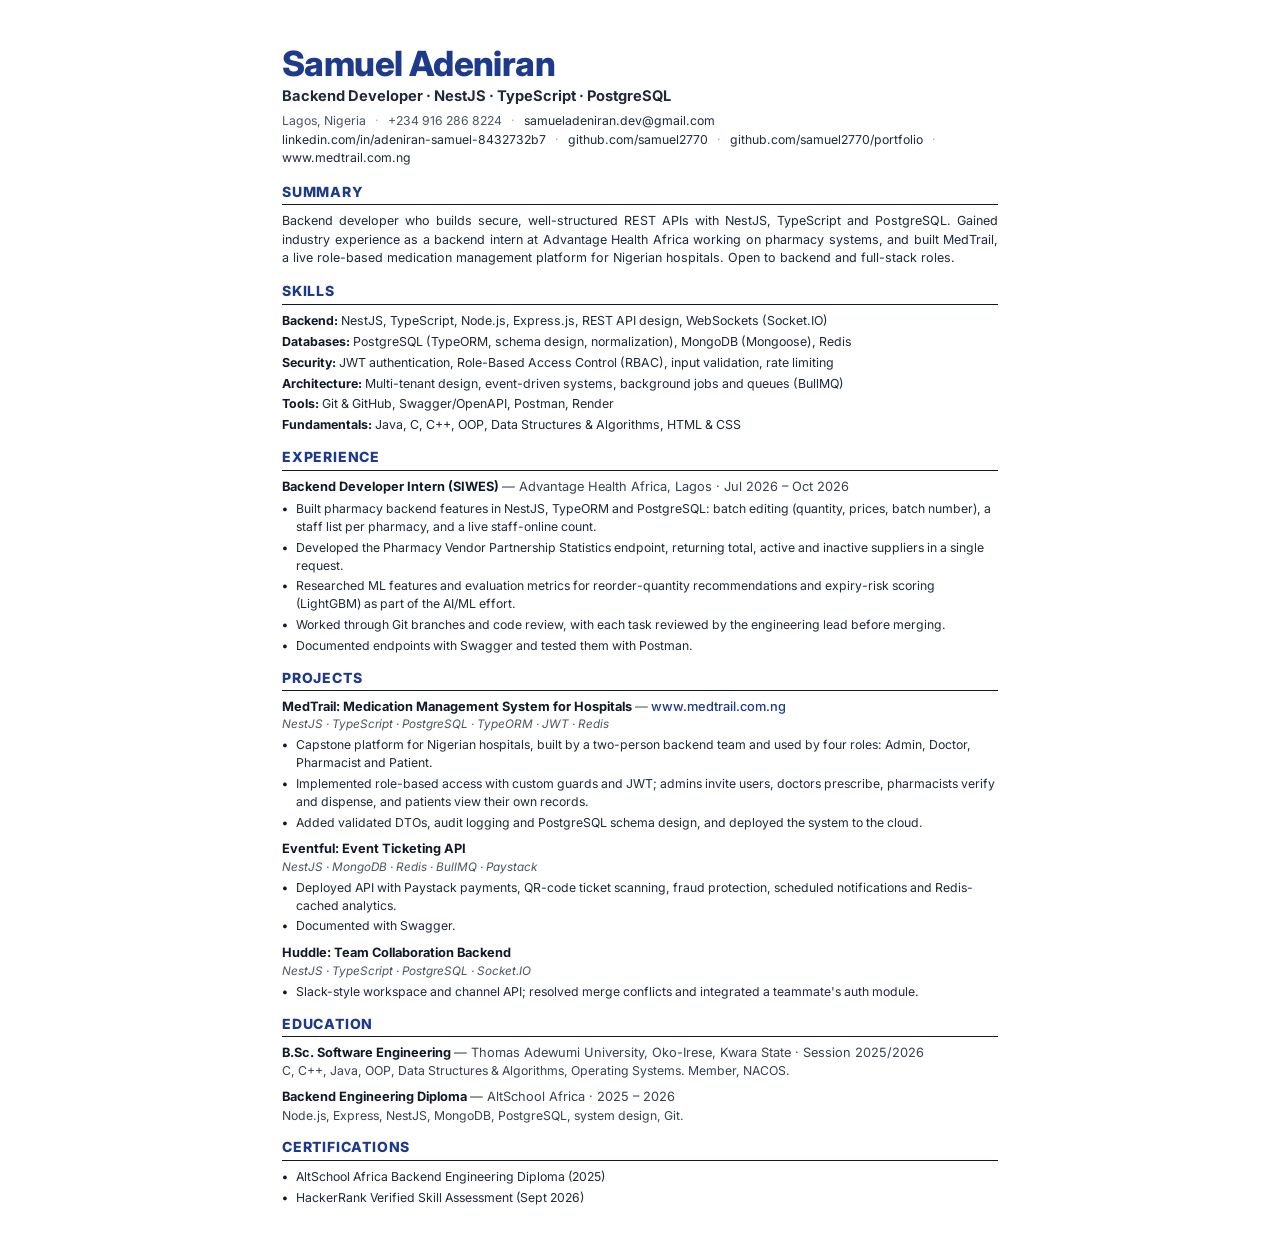
<file: cv.html>
<!DOCTYPE html>
<html lang="en">

<head>
  <meta charset="UTF-8">
  <meta name="viewport" content="width=device-width, initial-scale=1.0">
  <title>Samuel Adeniran — Backend Developer CV</title>
  <style>
    @import url('https://fonts.googleapis.com/css2?family=Inter:wght@400;500;600;700;800&display=swap');

    *, *::before, *::after {
      margin: 0;
      padding: 0;
      box-sizing: border-box;
    }

    body {
      font-family: 'Inter', -apple-system, BlinkMacSystemFont, 'Segoe UI', Roboto, sans-serif;
      color: #111827;
      line-height: 1.45;
      font-size: 9.8pt;
      background: #ffffff;
      -webkit-font-smoothing: antialiased;
    }

    .cv-page {
      max-width: 820px;
      margin: 0 auto;
      padding: 44px 52px;
      background: #ffffff;
    }

    /* ── HEADER ── */
    .cv-header {
      margin-bottom: 14px;
    }

    .cv-name {
      font-size: 26pt;
      font-weight: 800;
      color: #1e3a8a;
      letter-spacing: -0.6px;
      line-height: 1.1;
      margin-bottom: 4px;
    }

    .cv-headline {
      font-size: 11pt;
      font-weight: 700;
      color: #1f2937;
      margin-bottom: 5px;
    }

    .cv-contact {
      font-size: 9.2pt;
      color: #4b5563;
      line-height: 1.5;
    }

    .cv-contact a {
      color: #1f2937;
      text-decoration: none;
    }

    .cv-contact a:hover {
      text-decoration: underline;
      color: #1e3a8a;
    }

    .sep {
      margin: 0 6px;
      color: #9ca3af;
    }

    /* ── SECTIONS ── */
    .cv-section {
      margin-top: 13px;
    }

    .cv-section-title {
      font-size: 10.5pt;
      font-weight: 800;
      color: #1e3a8a;
      letter-spacing: 0.8px;
      text-transform: uppercase;
      border-bottom: 1px solid #111827;
      padding-bottom: 2px;
      margin-bottom: 7px;
    }

    /* ── SUMMARY ── */
    .cv-summary {
      font-size: 9.4pt;
      color: #1f2937;
      line-height: 1.5;
      text-align: justify;
    }

    /* ── SKILLS ── */
    .skills-list {
      display: flex;
      flex-direction: column;
      gap: 3px;
      font-size: 9.3pt;
      color: #1f2937;
      line-height: 1.45;
    }

    .skills-list strong {
      color: #111827;
      font-weight: 700;
    }

    /* ── EXPERIENCE ── */
    .exp-item {
      margin-bottom: 8px;
    }

    .exp-title-row {
      font-size: 9.6pt;
      font-weight: 700;
      color: #111827;
      margin-bottom: 4px;
    }

    .exp-title-row .org {
      font-weight: 400;
      color: #374151;
    }

    /* ── BULLETS ── */
    .bullet-list {
      list-style: none;
      padding-left: 0;
    }

    .bullet-list li {
      position: relative;
      padding-left: 14px;
      font-size: 9.2pt;
      color: #1f2937;
      line-height: 1.45;
      margin-bottom: 3px;
    }

    .bullet-list li::before {
      content: "•";
      position: absolute;
      left: 0;
      color: #111827;
      font-weight: bold;
    }

    /* ── PROJECTS ── */
    .proj-item {
      margin-bottom: 9px;
    }

    .proj-title-row {
      font-size: 9.6pt;
      font-weight: 700;
      color: #111827;
    }

    .proj-title-row a {
      color: #1e3a8a;
      text-decoration: none;
      font-weight: 500;
    }

    .proj-stack {
      font-size: 8.8pt;
      color: #4b5563;
      font-style: italic;
      margin-bottom: 3px;
    }

    /* ── EDUCATION ── */
    .edu-item {
      margin-bottom: 8px;
    }

    .edu-title-row {
      font-size: 9.6pt;
      font-weight: 700;
      color: #111827;
    }

    .edu-title-row .school {
      font-weight: 400;
      color: #374151;
    }

    .edu-desc {
      font-size: 9.2pt;
      color: #374151;
      line-height: 1.45;
    }

    /* ── PRINT MEDIA OPTIMIZATIONS ── */
    @media print {
      body {
        font-size: 9.4pt;
        background: #ffffff;
      }

      .cv-page {
        padding: 0;
        max-width: 100%;
      }

      @page {
        margin: 12mm 14mm;
        size: A4 portrait;
      }

      .cv-section {
        break-inside: avoid;
      }
    }
  </style>
</head>

<body>
  <div class="cv-page">

    <!-- ═══════════ HEADER ═══════════ -->
    <header class="cv-header">
      <h1 class="cv-name">Samuel Adeniran</h1>
      <div class="cv-headline">Backend Developer · NestJS · TypeScript · PostgreSQL</div>
      <div class="cv-contact">
        Lagos, Nigeria <span class="sep">·</span> +234 916 286 8224 <span class="sep">·</span> <a href="mailto:samueladeniran.dev@gmail.com">samueladeniran.dev@gmail.com</a>
      </div>
      <div class="cv-contact">
        <a href="https://linkedin.com/in/adeniran-samuel-8432732b7" target="_blank">linkedin.com/in/adeniran-samuel-8432732b7</a>
        <span class="sep">·</span>
        <a href="https://github.com/samuel2770" target="_blank">github.com/samuel2770</a>
        <span class="sep">·</span>
        <a href="https://github.com/samuel2770/portfolio" target="_blank">github.com/samuel2770/portfolio</a>
        <span class="sep">·</span>
        <a href="https://www.medtrail.com.ng" target="_blank">www.medtrail.com.ng</a>
      </div>
    </header>

    <!-- ═══════════ SUMMARY ═══════════ -->
    <section class="cv-section">
      <h2 class="cv-section-title">Summary</h2>
      <p class="cv-summary">
        Backend developer who builds secure, well-structured REST APIs with NestJS, TypeScript and PostgreSQL. Gained industry experience as a backend intern at Advantage Health Africa working on pharmacy systems, and built MedTrail, a live role-based medication management platform for Nigerian hospitals. Open to backend and full-stack roles.
      </p>
    </section>

    <!-- ═══════════ SKILLS ═══════════ -->
    <section class="cv-section">
      <h2 class="cv-section-title">Skills</h2>
      <div class="skills-list">
        <div><strong>Backend:</strong> NestJS, TypeScript, Node.js, Express.js, REST API design, WebSockets (Socket.IO)</div>
        <div><strong>Databases:</strong> PostgreSQL (TypeORM, schema design, normalization), MongoDB (Mongoose), Redis</div>
        <div><strong>Security:</strong> JWT authentication, Role-Based Access Control (RBAC), input validation, rate limiting</div>
        <div><strong>Architecture:</strong> Multi-tenant design, event-driven systems, background jobs and queues (BullMQ)</div>
        <div><strong>Tools:</strong> Git & GitHub, Swagger/OpenAPI, Postman, Render</div>
        <div><strong>Fundamentals:</strong> Java, C, C++, OOP, Data Structures & Algorithms, HTML & CSS</div>
      </div>
    </section>

    <!-- ═══════════ EXPERIENCE ═══════════ -->
    <section class="cv-section">
      <h2 class="cv-section-title">Experience</h2>
      <div class="exp-item">
        <div class="exp-title-row">
          Backend Developer Intern (SIWES) <span class="org">— Advantage Health Africa, Lagos · Jul 2026 – Oct 2026</span>
        </div>
        <ul class="bullet-list">
          <li>Built pharmacy backend features in NestJS, TypeORM and PostgreSQL: batch editing (quantity, prices, batch number), a staff list per pharmacy, and a live staff-online count.</li>
          <li>Developed the Pharmacy Vendor Partnership Statistics endpoint, returning total, active and inactive suppliers in a single request.</li>
          <li>Researched ML features and evaluation metrics for reorder-quantity recommendations and expiry-risk scoring (LightGBM) as part of the AI/ML effort.</li>
          <li>Worked through Git branches and code review, with each task reviewed by the engineering lead before merging.</li>
          <li>Documented endpoints with Swagger and tested them with Postman.</li>
        </ul>
      </div>
    </section>

    <!-- ═══════════ PROJECTS ═══════════ -->
    <section class="cv-section">
      <h2 class="cv-section-title">Projects</h2>

      <!-- MedTrail -->
      <div class="proj-item">
        <div class="proj-title-row">
          MedTrail: Medication Management System for Hospitals <span style="font-weight: 400; color: #4b5563;">—</span> <a href="https://www.medtrail.com.ng" target="_blank">www.medtrail.com.ng</a>
        </div>
        <div class="proj-stack">NestJS · TypeScript · PostgreSQL · TypeORM · JWT · Redis</div>
        <ul class="bullet-list">
          <li>Capstone platform for Nigerian hospitals, built by a two-person backend team and used by four roles: Admin, Doctor, Pharmacist and Patient.</li>
          <li>Implemented role-based access with custom guards and JWT; admins invite users, doctors prescribe, pharmacists verify and dispense, and patients view their own records.</li>
          <li>Added validated DTOs, audit logging and PostgreSQL schema design, and deployed the system to the cloud.</li>
        </ul>
      </div>

      <!-- Eventful -->
      <div class="proj-item">
        <div class="proj-title-row">
          Eventful: Event Ticketing API
        </div>
        <div class="proj-stack">NestJS · MongoDB · Redis · BullMQ · Paystack</div>
        <ul class="bullet-list">
          <li>Deployed API with Paystack payments, QR-code ticket scanning, fraud protection, scheduled notifications and Redis-cached analytics.</li>
          <li>Documented with Swagger.</li>
        </ul>
      </div>

      <!-- Huddle -->
      <div class="proj-item">
        <div class="proj-title-row">
          Huddle: Team Collaboration Backend
        </div>
        <div class="proj-stack">NestJS · TypeScript · PostgreSQL · Socket.IO</div>
        <ul class="bullet-list">
          <li>Slack-style workspace and channel API; resolved merge conflicts and integrated a teammate's auth module.</li>
        </ul>
      </div>
    </section>

    <!-- ═══════════ EDUCATION ═══════════ -->
    <section class="cv-section">
      <h2 class="cv-section-title">Education</h2>
      
      <div class="edu-item">
        <div class="edu-title-row">
          B.Sc. Software Engineering <span class="school">— Thomas Adewumi University, Oko-Irese, Kwara State · Session 2025/2026</span>
        </div>
        <div class="edu-desc">
          C, C++, Java, OOP, Data Structures & Algorithms, Operating Systems. Member, NACOS.
        </div>
      </div>

      <div class="edu-item" style="margin-bottom: 0;">
        <div class="edu-title-row">
          Backend Engineering Diploma <span class="school">— AltSchool Africa · 2025 – 2026</span>
        </div>
        <div class="edu-desc">
          Node.js, Express, NestJS, MongoDB, PostgreSQL, system design, Git.
        </div>
      </div>
    </section>

    <!-- ═══════════ CERTIFICATIONS ═══════════ -->
    <section class="cv-section">
      <h2 class="cv-section-title">Certifications</h2>
      <ul class="bullet-list">
        <li>AltSchool Africa Backend Engineering Diploma (2025)</li>
        <li>HackerRank Verified Skill Assessment (Sept 2026)</li>
      </ul>
    </section>

  </div>
</body>

</html>
</file>
